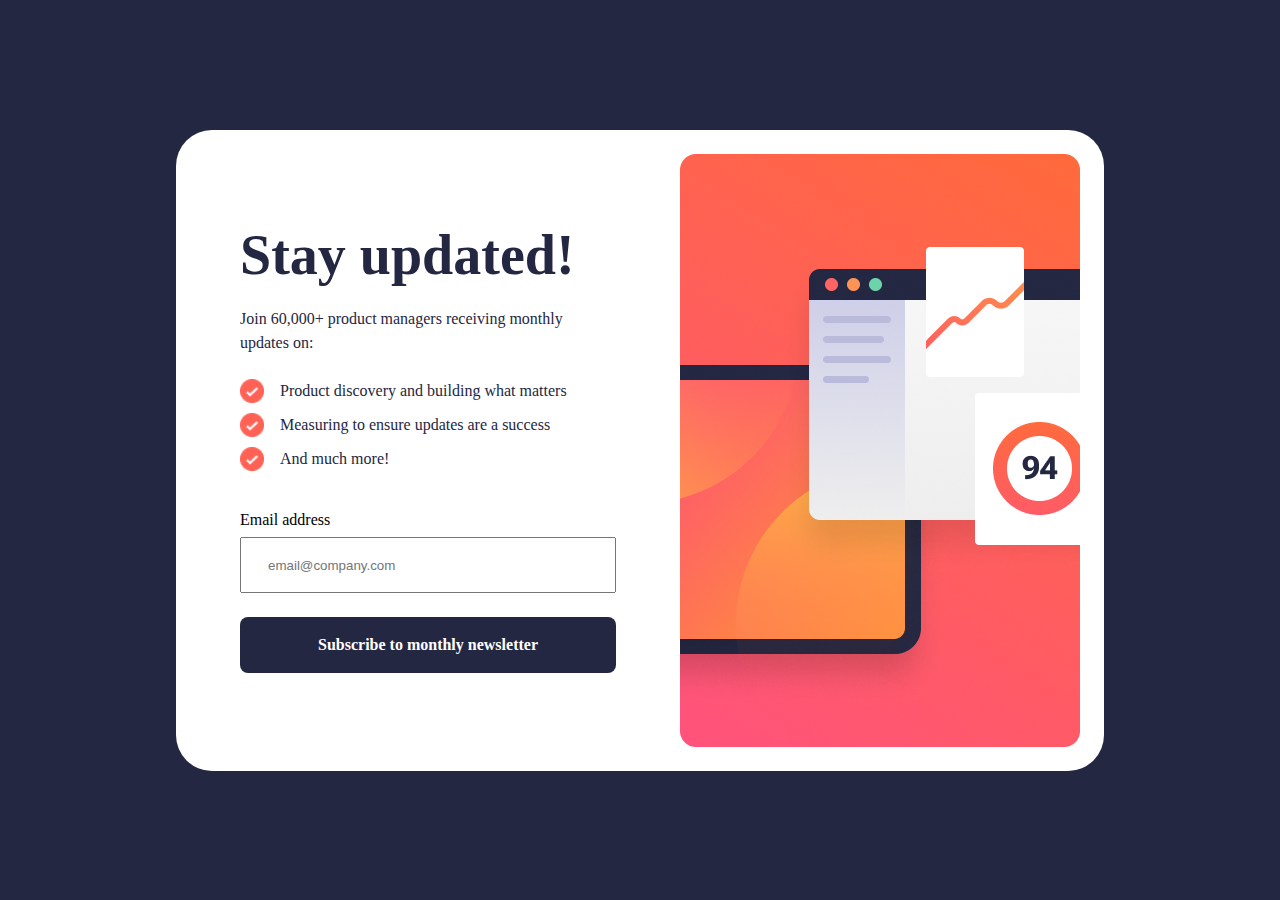
<file: index.html>
<!DOCTYPE html>
<html lang="en">
  <head>
    <meta charset="UTF-8" />
    <meta name="viewport" content="width=device-width, initial-scale=1.0" />
    <title>Document</title>
    <link rel="stylesheet" href="style.css" />
  </head>
  <body>
    <div class="container">
      <div class="left">
        <div class="top">
          <h1>Stay updated!</h1>
          <p>
            Join 60,000+ product managers receiving monthly <br />
            updates on:
          </p>
          <div class="marker">
            <div class="item">
              <img src="./imgs/check.png" alt="" />
              <p>Product discovery and building what matters</p>
            </div>
            <div class="item">
              <img src="./imgs/check.png" alt="" />
              <p>Measuring to ensure updates are a success</p>
            </div>
            <div class="item">
              <img src="./imgs/check.png" alt="" />
              <p>And much more!</p>
            </div>
          </div>
        </div>
        <div class="bottom">
          <form>
            <label for="email"
              >Email address <span>Valid email required</span></label
            >
            <input
              type="email"
              name="email"
              id="email"
              placeholder="email@company.com"
              required
            />
          </form>
          <a href="meore.html">Subscribe to monthly newsletter</a>
        </div>
      </div>
      <div class="right">
        <img src="./imgs/image.png" alt="image" />
      </div>
    </div>
    <script src="app.js"></script>
  </body>
</html>
</file>
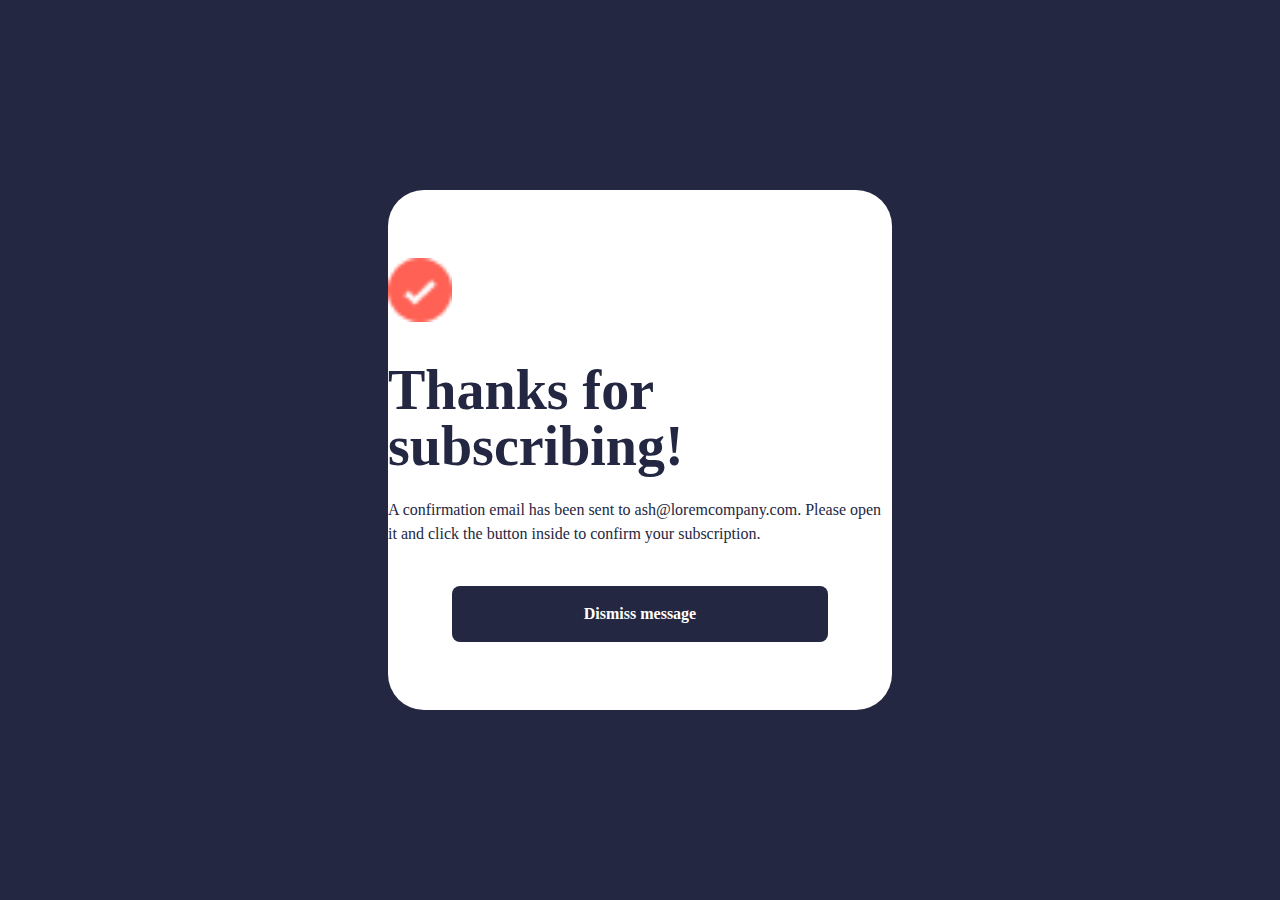
<file: meore.html>
<!DOCTYPE html>
<html lang="en">
  <head>
    <meta charset="UTF-8" />
    <meta name="viewport" content="width=device-width, initial-scale=1.0" />
    <title>Document</title>
    <link rel="stylesheet" href="meore.css" />
  </head>
  <body>
    <div class="main">
      <div class="container">
        <div class="upper">
          <div class="icon">
            <img src="./imgs/check.png" alt="" />
          </div>
          <div class="text">
            <h1>Thanks for subscribing!</h1>
            <p>
              A confirmation email has been sent to ash@loremcompany.com. Please
              open it and click the button inside to confirm your subscription.
            </p>
          </div>
        </div>

        <div class="btn">
          <a href="">Dismiss message</a>
        </div>
      </div>
    </div>
  </body>
</html>
</file>
<file: style.css>
* {
  margin: 0;
  box-sizing: border-box;
}

body {
  height: 100vh;
  display: flex;
  align-items: center;
  justify-content: center;
  background-color: #242742;
}

img {
  display: block;
  max-width: 100%;
  height: 100%;
}

h1 {
  color: #242742;
  font-family: Roboto;
  font-size: 56px;
  font-style: normal;
  font-weight: 700;
  line-height: 100%;
}

p {
  color: #242742;
  font-family: Roboto;
  font-size: 16px;
  font-style: normal;
  font-weight: 400;
  line-height: 150%;
}

input {
  height: 56px;
}

input:hover {
  cursor: pointer;
}

label {
  display: flex;
  justify-content: space-between;
}

span {
  display: none;
  color: #ff6155;
  font-family: Roboto;
  font-size: 12px;
  font-style: normal;
  font-weight: 700;
  line-height: 150%;
}

a {
  width: 376px;
  height: 56px;
  border-radius: 8px;
  background: #242742;
  color: #fff;
  font-family: Roboto;
  font-size: 16px;
  font-style: normal;
  font-weight: 700;
  line-height: 150%;
  text-decoration: none;
  display: flex;
  align-items: center;
  justify-content: center;
}

a:hover {
  border-radius: 8px;
  background: var(
    --Gradient-1,
    linear-gradient(204deg, #ff6a3a 0%, #ff527b 100%)
  );
  box-shadow: 0px 16px 32px 0px rgba(255, 97, 85, 0.5);
}

.container {
  max-width: 928px;
  border-radius: 36px;
  background: #fff;
  display: flex;
  gap: 64px;
  row-gap: 40px;
  padding: 24px;
  padding-left: 64px;
}

.left {
  width: 376px;
  display: flex;
  justify-content: center;
  flex-direction: column;
  gap: 40px;
}

.top {
  display: flex;
  flex-direction: column;
  gap: 24px;
}

.marker {
  display: flex;
  flex-direction: column;
  gap: 10px;
}

.item {
  align-items: center;
  display: flex;
  gap: 16px;
}

form {
  display: flex;
  flex-direction: column;
  gap: 8px;
}

.bottom {
  display: flex;
  flex-direction: column;
  gap: 24px;
}

input::placeholder {
  padding: 16px 24px;
}

@media (max-width: 700px) {
  .container {
    flex-direction: column-reverse;
    padding: 0;
  }
  
  h1{
    font-size: 48px;
  }

  .left {
    padding: 5%;
  }

  .right {
    background-image: url("./imgs/Mask\ group.png");
  }
}
</file>
<file: meore.css>
* {
  margin: 0;
  box-sizing: border-box;
}

body {
  height: 100vh;
  display: flex;
  align-items: center;
  justify-content: center;
  background-color: #242742;
}

img {
  height: 100%;
  width: 100%;
  display: block;
}

h1 {
  color: #242742;
  font-family: Roboto;
  font-size: 56px;
  font-style: normal;
  font-weight: 700;
  line-height: 100%;
}

p {
  color: #242742;
  font-family: Roboto;
  font-size: 16px;
  font-style: normal;
  font-weight: 400;
  line-height: 150%;
}

.main {
  width: 504px;
  height: 520px;
  display: flex;
  align-items: center;
  justify-content: center;
  background-color: #fff;
  border-radius: 36px;
}
.container {
  display: flex;
  flex-direction: column;
  max-width: 504px;
  background: #fff;
  gap: 40px;
  align-items: center;
}

.upper {
  display: flex;
  flex-direction: column;
  gap: 40px;
}

.icon {
  height: 64px;
  width: 64px;
}

.text {
  display: flex;
  flex-direction: column;
  gap: 24px;
}

.btn {
  border-radius: 8px;
  background-color: #242742;
  height: 56px;
  display: flex;
  align-items: center;
  justify-content: center;
  max-width: 376px;
  width: 376px;
}

.btn:hover {
  border-radius: 8px;
  background: var(
    --Gradient-1,
    linear-gradient(204deg, #ff6a3a 0%, #ff527b 100%)
  );
  box-shadow: 0px 16px 32px 0px rgba(255, 97, 85, 0.5);
}

a {
  color: #fff;
  font-family: Roboto;
  font-size: 16px;
  font-style: normal;
  font-weight: 700;
  line-height: 150%; /* 24px */
  text-decoration: none;
}

@media (max-width: 400px) {
  .container {
    gap: 263px;
    padding: 24px;
  }

  h1 {
    font-size: 40px;
  }

  .btn {
    width: 327px;
  }
}
</file>
